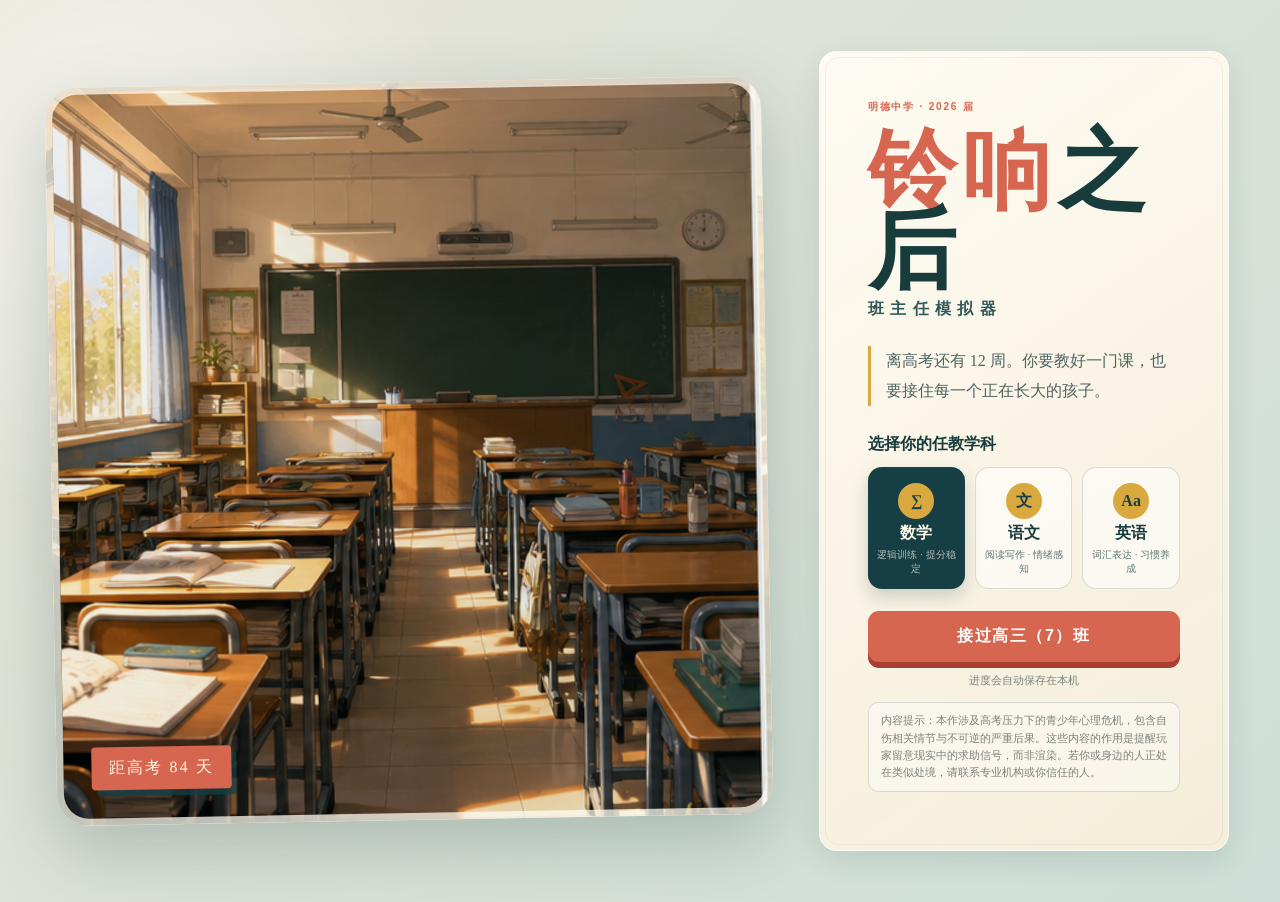
<file: index.html>
<!doctype html>
<html lang="zh-CN">
<head>
  <meta charset="UTF-8">
  <meta name="viewport" content="width=device-width, initial-scale=1, minimum-scale=1, maximum-scale=1, user-scalable=no, viewport-fit=cover">
  <meta name="mobile-web-app-capable" content="yes">
  <meta name="apple-mobile-web-app-capable" content="yes">
  <meta name="apple-mobile-web-app-status-bar-style" content="default">
  <meta name="theme-color" content="#123c43">
  <meta name="description" content="《铃响之后》——一款关于教学、陪伴与高考的班主任模拟器。">
  <link rel="icon" href="data:image/svg+xml,%3Csvg xmlns='http://www.w3.org/2000/svg' viewBox='0 0 64 64'%3E%3Cpath fill='%23153f44' d='M32 2 58 12l-5 38-21 12L11 50 6 12z'/%3E%3Cpath fill='%23f5cf69' d='M18 20h28v5H35v20h-6V25H18z'/%3E%3C/svg%3E">
  <title>铃响之后 · 班主任模拟器</title>
  <link rel="stylesheet" href="styles.css?v=20261019-dialog-scroll">
</head>
<body>
  <div id="app">
    <section id="startScreen" class="start-screen">
      <div class="start-art" aria-hidden="true"></div>
      <div class="start-panel paper-card">
        <div class="eyebrow">明德中学 · 2026 届</div>
        <h1><span>铃响</span>之后</h1>
        <p class="subtitle">班主任模拟器</p>
        <p class="start-copy">离高考还有 12 周。你要教好一门课，也要接住每一个正在长大的孩子。</p>
        <div class="subject-label">选择你的任教学科</div>
        <div class="subject-grid" role="radiogroup" aria-label="任教学科">
          <button class="subject-card active" data-subject="math" role="radio" aria-checked="true">
            <span class="subject-icon">∑</span><strong>数学</strong><small>逻辑训练 · 提分稳定</small>
          </button>
          <button class="subject-card" data-subject="chinese" role="radio" aria-checked="false">
            <span class="subject-icon">文</span><strong>语文</strong><small>阅读写作 · 情绪感知</small>
          </button>
          <button class="subject-card" data-subject="english" role="radio" aria-checked="false">
            <span class="subject-icon">Aa</span><strong>英语</strong><small>词汇表达 · 习惯养成</small>
          </button>
        </div>
        <button id="startBtn" class="primary-btn ink-btn">接过高三（7）班</button>
        <p class="save-note">进度会自动保存在本机</p>
        <p class="content-note">内容提示：本作涉及高考压力下的青少年心理危机，包含自伤相关情节与不可逆的严重后果。这些内容的作用是提醒玩家留意现实中的求助信号，而非渲染。若你或身边的人正处在类似处境，请联系专业机构或你信任的人。</p>
      </div>
    </section>

    <main id="gameScreen" class="game-shell hidden">
      <header class="topbar">
        <div class="brand-lockup">
          <div class="school-badge" aria-hidden="true"><span>明</span></div>
          <div><strong>高三（7）班</strong><small id="teacherLine">数学 · 班主任</small></div>
        </div>
        <div class="calendar-chip"><span id="weekLabel">第 1 周</span><small id="examCountdown">距月考 3 周</small></div>
        <div class="header-actions">
          <button id="medalBtn" class="icon-btn" title="执教纪念册" aria-label="打开执教纪念册"></button>
          <button id="soundBtn" class="icon-btn" title="音效" aria-label="切换音效"></button>
          <button id="helpBtn" class="icon-btn" title="玩法说明" aria-label="打开玩法说明"></button>
          <button id="resetBtn" class="icon-btn danger" title="重新开始" aria-label="重新开始"></button>
        </div>
      </header>

      <div class="main-grid">
        <aside class="left-rail">
          <section class="paper-card class-card">
            <div class="section-kicker">CLASS PULSE</div>
            <h2>班级状态</h2>
            <div id="classStats" class="class-stats"></div>
            <div class="rank-strip">
              <span>年级排名</span><strong id="classRank">— / 8</strong>
              <div class="rank-track"><i id="rankFill"></i></div>
            </div>
          </section>

          <section class="paper-card rival-card">
            <div class="section-head"><h2>年级八个班</h2><span>预估均分</span></div>
            <div id="rivalList"></div>
          </section>

          <section class="paper-card notebook-card">
            <div class="section-head"><h2>本周备忘</h2><span id="energyText">行动力 3/3</span></div>
            <div id="weeklyGoals"></div>
          </section>
        </aside>

        <section class="center-stage">
          <div class="scene-frame">
            <div id="sceneArt" class="scene-art scene-classroom"></div>
            <div class="scene-shade"></div>
            <div class="scene-topline">
              <span id="sceneLocation">高三（7）班教室</span>
              <span id="weatherText">周一 · 晴</span>
            </div>
            <div id="sceneNarration" class="scene-narration">
              <span class="quote-mark">“</span>
              <p>早读铃刚响，走廊里还带着清晨的凉意。今天，你准备先做什么？</p>
            </div>
            <div id="speakerPortrait" class="speaker-wrap hidden">
              <div class="portrait portrait-teacher"></div>
              <div class="speaker-name">你</div>
            </div>
          </div>

          <section class="tt-board paper-card">
            <div class="action-head">
              <div><span class="section-kicker">TIMETABLE</span><h2>这周的课表</h2></div>
              <span class="tt-hint">白天六节由教务处排 · 晚自习两节归你</span>
            </div>
            <div id="timetable"></div>
          </section>

          <section class="action-board paper-card">
            <div class="action-head">
              <div><span class="section-kicker">YOUR OWN TIME</span><h2>你自己的时间</h2></div>
              <div id="energyPips" class="energy-pips" aria-label="剩余行动力"></div>
            </div>
            <div id="actionGrid" class="action-grid"></div>
            <div class="look-head">不占时间的事</div>
            <div id="lookRow" class="look-row"></div>
            <button id="endWeekBtn" class="end-week-btn" disabled>还有行动力未使用</button>
          </section>

          <section class="paper-card log-card">
            <div class="section-head"><h2>班主任手记</h2><button id="clearLogBtn" class="text-btn">收起旧记录</button></div>
            <div id="eventLog" class="event-log"></div>
          </section>
        </section>

        <aside class="right-rail">
          <section class="paper-card student-panel">
            <div class="section-head"><div><span class="section-kicker">CLASS ROSTER</span><h2>需要你的人</h2></div><span id="studentCount">48 人</span></div>
            <div id="studentList" class="student-list"></div>
          </section>

          <section class="paper-card story-card">
            <div class="section-head"><h2>桌上的便签</h2><span id="storyProgress">空的</span></div>
            <div id="storyList" class="story-list"></div>
          </section>
        </aside>
      </div>
    </main>

    <div id="modalBackdrop" class="modal-backdrop hidden" role="presentation">
      <section id="modal" class="modal paper-card" role="dialog" aria-modal="true" aria-labelledby="modalTitle">
        <button id="modalClose" class="modal-close" aria-label="关闭">×</button>
        <div id="modalEyebrow" class="section-kicker">校园事件</div>
        <h2 id="modalTitle">标题</h2>
        <div id="modalScroll" class="modal-scroll">
          <div id="modalBody" class="modal-body"></div>
          <div id="modalChoices" class="modal-choices"></div>
        </div>
      </section>
    </div>

    <div id="toast" class="toast" role="status" aria-live="polite"></div>
  </div>
  <script src="game.js?v=20261019-dialog-scroll"></script>
</body>
</html>
</file>
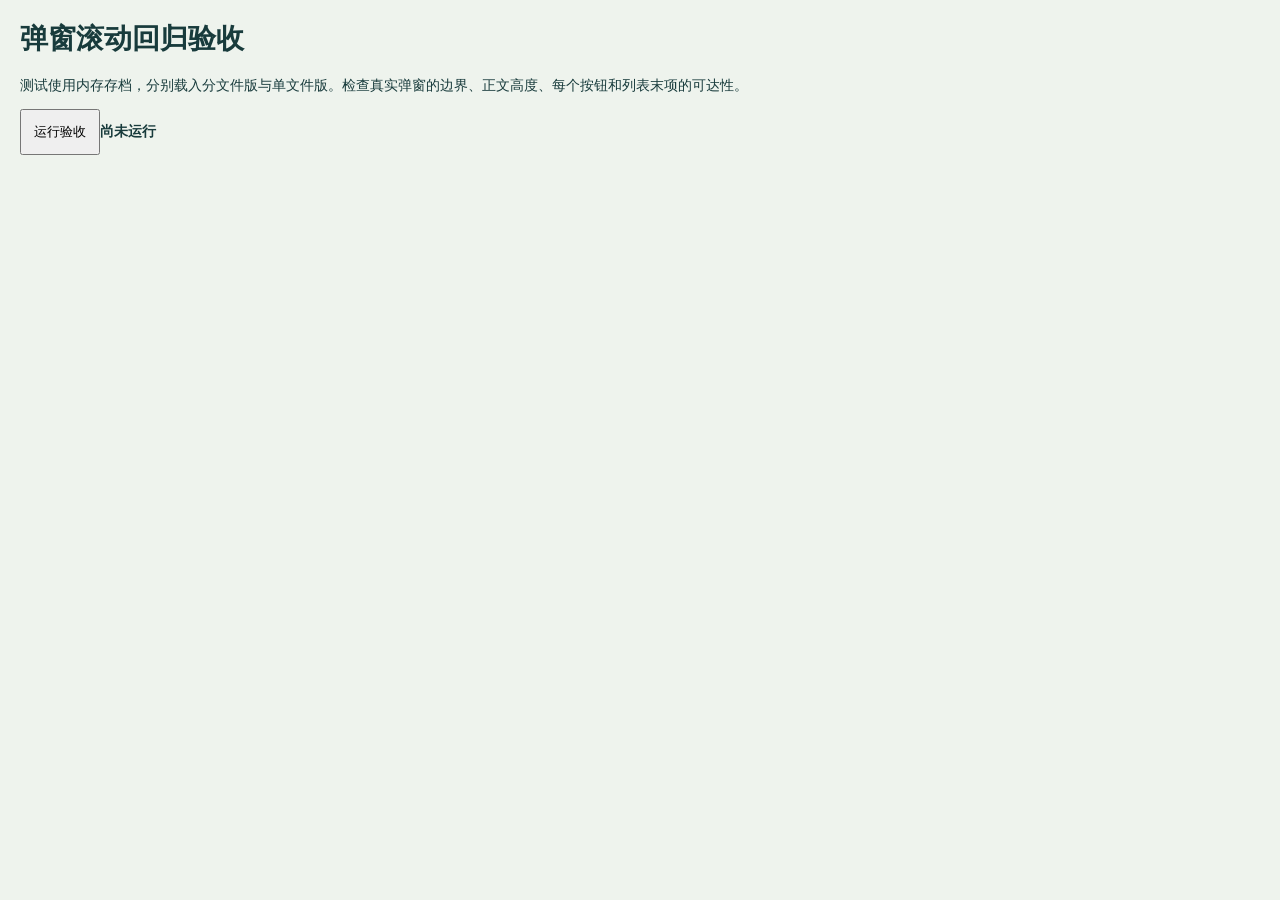
<file: tests/dialog-audit.html>
<!doctype html>
<html lang="zh-CN"><meta charset="utf-8"><title>弹窗滚动回归验收</title>
<style>body{font:14px system-ui;margin:20px;background:#eef3ed;color:#183b3c}button{padding:12px}iframe{display:block;border:1px solid #888;margin:16px 0}pre{white-space:pre-wrap}.fail{color:#a32222}</style>
<h1>弹窗滚动回归验收</h1>
<p>测试使用内存存档，分别载入分文件版与单文件版。检查真实弹窗的边界、正文高度、每个按钮和列表末项的可达性。</p>
<button id="run">运行验收</button><strong id="summary">尚未运行</strong>
<pre id="results"></pre><div id="stage"></div>
<script>
const sizes=[[320,568],[360,640],[390,844],[620,420],[800,360],[1024,408],[844,300],[1440,900]];
const isolatedStorage=`const localStorage=(()=>{const m=new Map();return {getItem:k=>m.get(k)||null,setItem:(k,v)=>m.set(k,String(v)),removeItem:k=>m.delete(k)}})();`;
const hooks=`
window.__qa={
  reset(){state=initialState('math');state.sound=false;pendingModalCallback=null;closeModal(false);document.querySelector('#startScreen').classList.add('hidden');document.querySelector('#gameScreen').classList.remove('hidden');render()},
  choices(){return [...document.querySelectorAll('#modalChoices button')]},
  rosterPick(){chooseTutor();this.choices().at(-1).click()},
  postPick(){showPosts();document.querySelector('[data-post]').click()},
  wishes(){keyStudents().forEach(s=>{s.lastScore=530;s.lastSub={chinese:105,math:110,english:105,science:210}});runWishes(()=>{})},
  scores(){active().forEach(s=>{s.lastScore=530;s.lastSub={chinese:105,math:110,english:105,science:210}});showExamSheet(scoreSheetHTML(active()),()=>{})},
  tutor:chooseTutor,talk:chooseTalk,parent:chooseParent,visit:doHomeVisit,posts:showPosts,roster:showRoster,seats:showSeats,help:showHelp,medals:showMedals,lesson:doLesson,meeting:doMeeting,prep:doStudy,journal:doJournal,
  homework(){state.looked=[];doLook(LOOKS[0]);document.querySelectorAll('[data-hw]').forEach(b=>b.click())},
  profile(){showStudent(active().at(-1))},
  portraitChoices(){this.visit();this.choices()[0].click()},
  longText(){openModal({title:'长正文与长选项',body:'<p>回归：长正文需要完整显示。</p>'.repeat(40),choices:Array.from({length:12},(_,i)=>({label:'选项 '+(i+1),hint:'较长的提示文字需要自然换行，且最后一项可以触达。'}))})},
  get state(){return state}
};`;
const tick=win=>new Promise(resolve=>win.requestAnimationFrame(()=>win.requestAnimationFrame(resolve)));
function assert(ok,msg){if(!ok)throw new Error(msg)}
// 只操作真正允许用户滚动的祖先，不能靠 overflow:hidden 的程序化滚动掩盖裁切。
function reveal(el,win){
  for(let p=el.parentElement;p;p=p.parentElement){
    const style=win.getComputedStyle(p);
    if(/auto|scroll/.test(style.overflowY))p.scrollTop+=el.getBoundingClientRect().top-p.getBoundingClientRect().top-(p.clientHeight-el.getBoundingClientRect().height)/2;
    if(/auto|scroll/.test(style.overflowX))p.scrollLeft+=el.getBoundingClientRect().left-p.getBoundingClientRect().left-(p.clientWidth-el.getBoundingClientRect().width)/2;
  }
}
function reachable(el,win){
  reveal(el,win);
  const r=el.getBoundingClientRect(),x=(r.left+r.right)/2,y=(r.top+r.bottom)/2;
  const hit=win.document.elementFromPoint(x,y);
  return x>=0&&x<win.innerWidth&&y>=0&&y<win.innerHeight&&!!hit&&(el===hit||el.contains(hit));
}
async function load(entry){
  const frame=document.createElement('iframe');frame.width=1024;frame.height=408;
  let html=await (await fetch('../'+entry,{cache:'no-store'})).text();
  if(entry==='index.html'){
    const js=await (await fetch('../game.js',{cache:'no-store'})).text();
    html=html.replace(/<script src="game\.js(?:\?[^"]*)?"><\/script>/,()=>'<script>'+isolatedStorage+js.replace(/\nboot\(\);\s*$/,'\nboot();\n'+hooks)+'<'+'/script>');
  }else{
    html=html.replace('<script>','<script>'+isolatedStorage).replace('\nboot();','\nboot();\n'+hooks);
  }
  html=html.replace('<head>','<head><base href="'+new URL('../',location.href).href+'">');
  const loaded=new Promise(resolve=>frame.onload=resolve);frame.srcdoc=html;document.querySelector('#stage').replaceChildren(frame);await loaded;
  assert(frame.contentWindow.__qa,'测试入口未就绪');return frame;
}
document.querySelector('#run').onclick=async()=>{
  const button=document.querySelector('#run'),out=document.querySelector('#results'),summary=document.querySelector('#summary');
  button.disabled=true;out.textContent='';let passed=0,failed=0;const details=[];
  const cases=['tutor','talk','parent','visit','rosterPick','posts','postPick','roster','seats','help','medals','lesson','meeting','prep','journal','homework','profile','portraitChoices','wishes','scores','longText'];
  try{
    for(const entry of ['index.html','铃响之后.html']){
      const frame=await load(entry),win=frame.contentWindow,doc=win.document,q=win.__qa;
      for(const [width,height]of sizes){
        frame.width=width;frame.height=height;await tick(win);
        for(const name of cases){
          const label=entry+' '+width+'×'+height+' '+name;
          try{
            q.reset();q[name]();await tick(win);
            const modal=doc.querySelector('#modal'),body=doc.querySelector('#modalBody'),r=modal.getBoundingClientRect();
            assert(r.top>=17&&r.bottom<=height-17,'弹窗越出安全边距 '+r.top+'/'+r.bottom);
            assert(body.clientHeight>0,'正文被压为 0 高');
            const targets=[...doc.querySelectorAll('#modal .choice-btn,#modal [data-pick],#modal [data-seat],#modal [data-post],#modal tbody tr:last-child')];
            assert(targets.length>0,'没有可验收目标');
            for(const el of targets)assert(reachable(el,win),'无法触达：'+el.textContent.trim().slice(0,45));
            // 重开弹窗必须回到顶部，不能沿用上一份名单的滚动位置。
            q[name]();assert(doc.querySelector('#modalScroll').scrollTop===0,'重开没有重置滚动');
            if(name==='rosterPick'){
              const rows=[...doc.querySelectorAll('[data-pick]')],last=rows.at(-1),id=last.dataset.pick;
              assert(rows.length===48,'花名册人数异常');assert(reachable(last,win),'第 48 人不可达');last.click();
              assert(doc.querySelector('#modalEyebrow').textContent==='辅导 · '+q.state.students.find(s=>s.id===id).name,'最后一名学生选择回调未执行');
            }
            if(name==='postPick'){
              const last=q.choices().at(-1),studentName=last.querySelector('strong').textContent.split(' · ')[0];
              assert(q.choices().length===10,'任命候选人数异常');reveal(last,win);last.click();
              assert(q.state.students.find(s=>s.id===q.state.posts.monitor).name===studentName,'最后一名候选人任命未执行');
            }
            if(name==='scores'&&width<=500){
              const sheet=doc.querySelector('.sheet-scroll');assert(sheet.scrollWidth>sheet.clientWidth,'成绩单没有横向滚动');
              sheet.scrollLeft=sheet.scrollWidth;assert(sheet.scrollLeft>0,'成绩单无法横向滚动');
            }
            passed++;
          }catch(e){failed++;details.push(label+'：'+e.message)}
          summary.textContent='通过 '+passed+' / 失败 '+failed;
        }
      }
    }
  }catch(e){failed++;details.push(e.stack)}
  out.textContent=details.length?details.join('\n'):'所有弹窗、选项、花名册末项和成绩单滚动检查通过。';
  summary.textContent='完成：通过 '+passed+' / 失败 '+failed;summary.dataset.passed=passed;summary.dataset.failed=failed;summary.className=failed?'fail':'';button.disabled=false;
};
</script></html>
</file>
<file: styles.css>
@font-face{font-family:system-cn;src:local("PingFang SC"),local("Microsoft YaHei")}
:root{
  --ink:#183b3c;--ink-2:#31595a;--paper:#f7f0df;--paper-2:#fffaf0;--cream:#efe2c6;
  --coral:#d6664f;--coral-dark:#a93f32;--gold:#d9a83f;--teal:#3f8581;--teal-dark:#153f44;
  --blue:#5c7ea4;--green:#6e8f65;--muted:#7c827b;--line:rgba(37,68,66,.16);
  --shadow:0 10px 28px rgba(24,59,60,.12);--radius:18px;
}
*{box-sizing:border-box}html,body{margin:0;min-height:100%;font-family:system-cn,"Noto Sans SC",sans-serif;color:var(--ink);background:#dce5dd}
body{background-image:radial-gradient(circle at 10% 20%,rgba(255,255,255,.65),transparent 25%),linear-gradient(135deg,#e9e5d7,#cddfd8)}
button{font:inherit;color:inherit}.hidden{display:none!important}.paper-card{background:linear-gradient(145deg,rgba(255,252,243,.97),rgba(245,237,216,.96));border:1px solid rgba(255,255,255,.75);box-shadow:var(--shadow);border-radius:var(--radius);position:relative}
.paper-card:after{content:"";position:absolute;inset:5px;border:1px solid rgba(43,75,73,.06);border-radius:14px;pointer-events:none}
.section-kicker,.eyebrow{font-size:10px;letter-spacing:.18em;color:var(--coral);font-weight:800}.section-head{display:flex;align-items:center;justify-content:space-between;gap:10px}.section-head h2{margin:0}.section-head>span{font-size:11px;color:var(--muted)}h2{font-family:Georgia,"STSong",serif;font-size:18px;letter-spacing:.04em}

/* Start */
.start-screen{min-height:100vh;display:grid;grid-template-columns:minmax(0,1.35fr) minmax(410px,.65fr);padding:clamp(16px,4vw,54px);gap:clamp(18px,4vw,58px);align-items:center;overflow:hidden;position:relative}
.start-art{height:min(82vh,820px);border-radius:32px;background-image:linear-gradient(90deg,rgba(12,51,54,.05),rgba(12,51,54,.25)),url("assets/campus-scenes-atlas.png");background-size:300% auto;background-position:0% 48%;box-shadow:0 25px 70px rgba(25,57,55,.24);border:7px solid rgba(255,252,242,.74);transform:rotate(-1deg);position:relative}
.start-art:after{content:"距高考 84 天";position:absolute;left:28px;bottom:28px;background:var(--coral);color:#fff9e9;padding:11px 17px;border-radius:4px;font-family:Georgia,"STSong",serif;letter-spacing:.14em;box-shadow:5px 6px 0 rgba(21,63,68,.76)}
.start-panel{padding:clamp(28px,4vw,48px);max-width:560px}.start-panel h1{font-family:Georgia,"STKaiti",serif;font-size:clamp(56px,7vw,88px);line-height:.9;margin:18px 0 8px;letter-spacing:.08em}.start-panel h1 span{color:var(--coral)}.subtitle{font-weight:800;letter-spacing:.4em;margin:0 0 26px;color:var(--ink-2)}.start-copy{font-family:Georgia,"STSong",serif;line-height:1.9;color:#4f6461;border-left:3px solid var(--gold);padding-left:15px}.subject-label{font-weight:800;margin:28px 0 12px}.subject-grid{display:grid;grid-template-columns:repeat(3,1fr);gap:10px}.subject-card{border:1px solid var(--line);background:rgba(255,255,255,.55);padding:15px 8px 12px;border-radius:14px;cursor:pointer;transition:.2s;display:flex;align-items:center;flex-direction:column;gap:4px}.subject-card:hover{transform:translateY(-2px);border-color:var(--teal)}.subject-card.active{background:var(--teal-dark);color:#fff8e7;box-shadow:0 8px 18px rgba(18,63,67,.2)}.subject-icon{width:36px;height:36px;border-radius:50%;display:grid;place-items:center;background:var(--gold);color:var(--teal-dark);font-family:Georgia,serif;font-weight:900}.subject-card small{font-size:10px;opacity:.68}.primary-btn{width:100%;margin-top:22px;border:0;border-radius:11px;padding:15px;background:var(--coral);color:white;font-weight:900;letter-spacing:.1em;cursor:pointer;box-shadow:0 6px 0 var(--coral-dark);transition:.15s}.primary-btn:hover{transform:translateY(-2px);box-shadow:0 8px 0 var(--coral-dark)}.primary-btn:active{transform:translateY(4px);box-shadow:0 2px 0 var(--coral-dark)}.save-note{text-align:center;font-size:11px;color:var(--muted);margin-bottom:0}

/* Game shell */
.game-shell{min-height:100vh}.topbar{height:72px;background:rgba(246,241,225,.92);backdrop-filter:blur(12px);border-bottom:1px solid var(--line);padding:0 24px;display:flex;align-items:center;justify-content:space-between;position:sticky;top:0;z-index:10;box-shadow:0 4px 20px rgba(23,61,61,.07)}.brand-lockup{display:flex;align-items:center;gap:11px}.brand-lockup>div:last-child{display:flex;flex-direction:column}.brand-lockup small{font-size:11px;color:var(--muted);margin-top:2px}.school-badge{width:40px;height:44px;background:var(--teal-dark);clip-path:polygon(50% 0,95% 17%,88% 78%,50% 100%,12% 78%,5% 17%);display:grid;place-items:center;color:#f5cf69;font-family:Georgia,"STSong",serif;font-weight:900;border:2px solid #f5cf69}.calendar-chip{background:white;border:1px solid var(--line);border-radius:50px;padding:8px 18px;display:flex;gap:12px;align-items:center}.calendar-chip span{font-weight:900}.calendar-chip small{color:var(--coral);border-left:1px solid var(--line);padding-left:12px}.header-actions{display:flex;gap:7px}.icon-btn{width:37px;height:37px;border:1px solid var(--line);background:#fffaf0;border-radius:10px;cursor:pointer;display:grid;place-items:center}.icon-btn:hover{border-color:var(--teal);background:#eef7f3}.icon-btn.danger:hover{border-color:var(--coral);background:#fff0eb}.icon-btn svg{width:19px;height:19px;stroke:currentColor;fill:none;stroke-width:1.8;stroke-linecap:round;stroke-linejoin:round}
.main-grid{display:grid;grid-template-columns:250px minmax(460px,1fr) 285px;gap:16px;padding:18px;max-width:1520px;margin:auto}.left-rail,.right-rail,.center-stage{display:flex;flex-direction:column;gap:15px}.left-rail .paper-card,.right-rail .paper-card,.log-card,.action-board{padding:17px}.class-card h2{margin:3px 0 15px}.class-stats{display:grid;gap:11px}.stat-row{display:grid;grid-template-columns:74px 1fr 27px;align-items:center;gap:8px;font-size:12px}.stat-label{display:flex;align-items:center;gap:6px}.stat-dot{width:8px;height:8px;border-radius:50%}.stat-track{height:8px;border-radius:10px;background:rgba(27,61,60,.1);overflow:hidden}.stat-track i{display:block;height:100%;border-radius:10px;transition:width .45s}.rank-strip{margin-top:18px;padding-top:15px;border-top:1px dashed var(--line);display:grid;grid-template-columns:1fr auto;gap:7px;font-size:11px}.rank-strip strong{font-size:16px}.rank-track{grid-column:1/-1;background:#ddd5c4;height:5px;border-radius:3px;overflow:hidden}.rank-track i{display:block;height:100%;background:var(--coral);transition:width .5s}.rival-card h2,.notebook-card h2,.student-panel h2,.story-card h2,.log-card h2{font-size:16px}.rival-item{display:grid;grid-template-columns:33px 1fr auto;align-items:center;gap:9px;padding:10px 0;border-bottom:1px dashed var(--line)}.rival-item:last-child{border:0}.rival-badge{width:30px;height:30px;border-radius:9px;display:grid;place-items:center;color:white;font-weight:900;font-size:12px}.rival-info{display:flex;flex-direction:column;font-size:12px}.rival-info small{color:var(--muted);font-size:10px}.rival-score{font-family:Georgia,serif;font-weight:900}.goal-row{display:flex;gap:9px;font-size:11px;line-height:1.45;margin-top:11px}.goal-check{flex:0 0 17px;width:17px;height:17px;border:1.5px solid var(--teal);border-radius:5px;display:grid;place-items:center;color:white}.goal-row.done .goal-check{background:var(--teal)}.goal-row.done{opacity:.58;text-decoration:line-through}

/* Scene */
.scene-frame{height:370px;border-radius:22px;overflow:hidden;position:relative;box-shadow:0 16px 38px rgba(19,51,50,.19);border:4px solid rgba(255,251,236,.88);background:#304b49}.scene-art{position:absolute;inset:0;background-image:url("assets/campus-scenes-atlas.png");background-size:300% auto;background-repeat:no-repeat;transition:background-position .5s,filter .4s,transform .7s}.scene-frame:hover .scene-art{transform:scale(1.015)}.scene-classroom{background-position:0% 44%}.scene-office{background-position:50% 46%}.scene-corridor{background-position:100% 48%}.scene-shade{position:absolute;inset:0;background:linear-gradient(90deg,rgba(10,35,38,.66),rgba(10,35,38,.05) 55%,rgba(10,35,38,.16)),linear-gradient(0deg,rgba(8,30,31,.6),transparent 42%)}.scene-topline{position:absolute;top:16px;left:18px;right:18px;display:flex;justify-content:space-between;color:white;font-size:11px;text-shadow:0 1px 4px #000}.scene-topline span{background:rgba(13,54,56,.6);backdrop-filter:blur(4px);padding:7px 10px;border-radius:8px}.scene-narration{position:absolute;left:25px;bottom:25px;width:min(62%,540px);color:white;display:flex;gap:10px;align-items:flex-start}.scene-narration p{margin:0;font-family:Georgia,"STSong",serif;font-size:18px;line-height:1.7;text-shadow:0 2px 8px #173738}.quote-mark{font:50px/1 Georgia;color:#f5c64f}.speaker-wrap{position:absolute;right:18px;bottom:0;width:195px;height:255px}.speaker-wrap .portrait{height:100%;width:100%;background-image:url("assets/characters-atlas.png");background-size:400% 200%;background-repeat:no-repeat;filter:drop-shadow(0 7px 9px rgba(0,0,0,.4))}.speaker-name{position:absolute;bottom:13px;left:50%;transform:translateX(-50%);padding:5px 13px;background:var(--coral);color:white;border-radius:15px;font-size:12px;font-weight:800}.portrait-teacher{background-position:0% 0%}.portrait-principal{background-position:33.333% 0%}.portrait-linxiaoyu{background-position:66.666% 0%}.portrait-zhouyang{background-position:100% 0%}.portrait-suqing{background-position:0% 100%}.portrait-chengmo{background-position:33.333% 100%}.portrait-xuhui{background-position:66.666% 100%}.portrait-luming{background-position:100% 100%}

/* Actions */
.action-board{padding:18px 20px}.action-head{display:flex;justify-content:space-between;align-items:center;margin-bottom:12px}.action-head h2{margin:2px 0 0}.energy-pips{display:flex;gap:7px}.energy-pip{width:22px;height:22px;background:var(--gold);clip-path:polygon(50% 0,90% 24%,90% 72%,50% 100%,10% 72%,10% 24%);transition:.25s}.energy-pip.used{background:#ccc4b2;transform:scale(.78)}.action-grid{display:grid;grid-template-columns:repeat(4,1fr);gap:10px}.action-card{min-height:112px;border:1px solid var(--line);background:rgba(255,255,255,.66);border-radius:14px;padding:12px;text-align:left;cursor:pointer;transition:.18s;position:relative;overflow:hidden}.action-card:hover:not(:disabled){transform:translateY(-3px);border-color:var(--teal);box-shadow:0 7px 15px rgba(19,63,63,.1)}.action-card:disabled{opacity:.45;cursor:not-allowed}.action-icon{width:34px;height:34px;border-radius:10px;display:grid;place-items:center;background:#dfece5;color:var(--teal-dark);margin-bottom:8px}.action-icon svg{width:21px;height:21px;stroke:currentColor;fill:none;stroke-width:1.8;stroke-linecap:round;stroke-linejoin:round}.action-card strong{font-size:13px;display:block}.action-card small{font-size:10px;color:var(--muted);line-height:1.35}.action-cost{position:absolute;right:9px;top:9px;border-radius:8px;background:var(--cream);font-size:9px;padding:3px 6px}.end-week-btn{width:100%;margin-top:11px;padding:11px;border:0;background:var(--teal-dark);color:white;border-radius:10px;font-weight:800;cursor:pointer}.end-week-btn:disabled{background:#b8b7ad;cursor:not-allowed}.log-card{min-height:120px}.text-btn{border:0;background:none;color:var(--teal);font-size:11px;cursor:pointer}.event-log{display:flex;flex-direction:column;gap:8px;margin-top:10px;max-height:150px;overflow:auto;padding-right:4px}.log-entry{display:grid;grid-template-columns:45px 1fr;gap:10px;font-size:11px;line-height:1.5}.log-time{color:var(--coral);font-weight:800}.log-entry p{margin:0;color:#4d6260}.log-entry:first-child p{font-weight:700;color:var(--ink)}

/* Students */
.student-list{display:flex;flex-direction:column;gap:8px;margin-top:12px}.student-item{display:grid;grid-template-columns:52px 1fr 24px;gap:9px;align-items:center;padding:8px;border-radius:13px;border:1px solid transparent;cursor:pointer;transition:.18s;background:rgba(255,255,255,.4)}.student-item:hover,.student-item.active{background:#fff;border-color:var(--line);transform:translateX(-2px)}.student-avatar{width:52px;height:57px;border-radius:12px;background-image:url("assets/characters-atlas.png");background-size:400% 200%;background-repeat:no-repeat;box-shadow:inset 0 0 0 2px rgba(255,255,255,.55)}.student-main{min-width:0}.student-name{display:flex;align-items:center;gap:5px;font-size:12px;font-weight:900}.student-tag{font-size:8px;background:var(--cream);padding:2px 5px;border-radius:5px;color:#6e614f}.student-metrics{display:grid;grid-template-columns:auto 1fr auto;align-items:center;gap:5px;font-size:9px;color:var(--muted);margin-top:6px}.mini-bar{height:4px;background:#ddd8cb;border-radius:4px;overflow:hidden}.mini-bar i{display:block;height:100%;background:var(--teal)}.student-alert{width:20px;height:20px;border-radius:50%;display:grid;place-items:center;background:#fff1d0;color:#b17621;font-size:11px;font-weight:900}.student-alert.ok{background:#e5f1e7;color:var(--green)}.story-list{margin-top:9px}.story-line{position:relative;padding:7px 0 7px 20px;font-size:11px;border-bottom:1px dashed var(--line)}.story-line:before{content:"";position:absolute;left:2px;top:11px;width:8px;height:8px;border-radius:50%;background:#ccc4b5;border:2px solid #f9f4e7}.story-line.active:before{background:var(--gold)}.story-line.done:before{background:var(--teal)}.story-line strong{display:block}.story-line small{color:var(--muted)}

/* Modal */
.modal-backdrop{position:fixed;inset:0;background:rgba(12,37,39,.72);backdrop-filter:blur(6px);z-index:100;display:grid;place-items:center;padding:18px}.modal{width:min(620px,100%);max-height:90vh;overflow:auto;padding:30px}.modal-close{position:absolute;right:15px;top:12px;border:0;background:none;font-size:28px;color:var(--muted);cursor:pointer;z-index:2}.modal h2{font-size:28px;margin:7px 0 13px}.modal-body{color:#4c615e;line-height:1.75;font-size:14px}.modal-body p{margin:8px 0}.event-scene{display:grid;grid-template-columns:112px 1fr;gap:16px;align-items:center;margin:10px 0 18px}.event-portrait{width:112px;height:135px;border-radius:16px;background-image:url("assets/characters-atlas.png");background-size:400% 200%;background-repeat:no-repeat;box-shadow:0 7px 16px rgba(22,56,55,.16)}.dialogue{background:#f0eadc;border-left:3px solid var(--coral);padding:12px 14px;border-radius:3px 12px 12px 3px;font-family:Georgia,"STSong",serif}.modal-choices{display:grid;gap:8px;margin-top:18px}.choice-btn{padding:13px 15px;background:#fff;border:1px solid var(--line);border-radius:11px;cursor:pointer;text-align:left;transition:.16s}.choice-btn:hover{border-color:var(--teal);background:#eef7f3;transform:translateX(3px)}.choice-btn strong{display:block;font-size:13px}.choice-btn small{display:block;color:var(--muted);margin-top:3px}.result-grid{display:grid;grid-template-columns:repeat(3,1fr);gap:10px;margin:16px 0}.result-cell{background:#f0eadc;padding:12px;border-radius:12px;text-align:center}.result-cell strong{font-size:22px;display:block}.result-cell small{font-size:10px;color:var(--muted)}.score-table{width:100%;border-collapse:collapse;margin:10px 0}.score-table td,.score-table th{border-bottom:1px solid var(--line);padding:9px;text-align:left;font-size:12px}.score-table th{color:var(--muted);font-weight:500}.ending-stamp{border:3px double var(--coral);color:var(--coral);font-family:Georgia,"STSong",serif;font-size:20px;padding:9px 15px;transform:rotate(-3deg);display:inline-block;margin:10px 0}.toast{position:fixed;left:50%;bottom:25px;transform:translate(-50%,30px);background:var(--teal-dark);color:white;padding:11px 18px;border-radius:30px;box-shadow:var(--shadow);z-index:200;opacity:0;pointer-events:none;transition:.25s;font-size:12px}.toast.show{opacity:1;transform:translate(-50%,0)}

@media(max-width:1120px){.main-grid{grid-template-columns:220px 1fr}.right-rail{grid-column:1/-1;display:grid;grid-template-columns:1.3fr .7fr}.student-list{display:grid;grid-template-columns:repeat(5,1fr)}.student-item{grid-template-columns:48px 1fr}.student-alert{display:none}.student-avatar{width:48px}.story-card{min-width:260px}}
@media(max-width:800px){.start-screen{grid-template-columns:1fr;padding:14px}.start-art{height:35vh;min-height:250px}.start-panel{margin-top:-52px;margin-inline:12px}.topbar{height:65px;padding:0 12px}.calendar-chip{padding:7px 10px}.calendar-chip small{display:none}.header-actions .icon-btn:first-child{display:none}.main-grid{display:flex;flex-direction:column;padding:10px}.center-stage{order:1}.left-rail{order:2;display:grid;grid-template-columns:1fr 1fr}.right-rail{order:3;display:flex}.class-card{grid-row:span 2}.student-list{grid-template-columns:repeat(2,1fr)}.scene-frame{height:330px}.action-grid{grid-template-columns:repeat(2,1fr)}.action-card{min-height:96px}.scene-narration{width:75%;left:16px;bottom:18px}.scene-narration p{font-size:15px}.speaker-wrap{width:140px;height:195px;opacity:.88}.brand-lockup strong{font-size:13px}.school-badge{width:34px;height:38px}}
@media(max-width:500px){.start-panel{padding:24px 18px}.start-panel h1{font-size:54px}.subject-grid{gap:6px}.subject-card{padding:11px 4px}.subject-card small{display:none}.start-art{height:32vh}.left-rail{display:flex}.scene-frame{height:300px}.scene-topline{top:9px;left:9px;right:9px}.scene-narration{width:88%}.speaker-wrap{display:none}.student-list{grid-template-columns:1fr 1fr}.student-item{grid-template-columns:43px 1fr;padding:6px}.student-avatar{width:43px;height:48px}.header-actions{gap:4px}.icon-btn{width:33px;height:33px}.action-board{padding:15px}.modal{padding:25px 18px}.event-scene{grid-template-columns:82px 1fr}.event-portrait{width:82px;height:104px}.result-grid{grid-template-columns:1fr 1fr}.right-rail{display:flex}}
@media(prefers-reduced-motion:reduce){*{scroll-behavior:auto!important;transition:none!important}}

/* ── 后果链 / 崩溃退场 相关样式 ───────────────────────────── */
.result-grid{grid-template-columns:repeat(auto-fit,minmax(96px,1fr))}
.story-line.broken:before{background:#c0392b;border-color:#f4dcd7}
.story-line.broken strong{text-decoration:line-through;text-decoration-color:rgba(192,57,43,.5)}
.student-item.is-out{cursor:default;pointer-events:none}
.student-item.is-out:hover{transform:none;background:rgba(255,255,255,.4);border-color:transparent}
.student-alert{transition:.2s}
.cost-note{border-top:1px dashed var(--line);padding-top:9px;margin-top:12px!important;font-style:italic}
.action-card .action-cost{font-variant-numeric:tabular-nums}


/* ── 全班花名册 / 首字母头像 ───────────────────────────── */
.avatar-initial{display:grid;place-items:center;font-family:Georgia,"STSong",serif;font-size:21px;font-weight:900;
  color:#fffdf6;background:hsl(var(--hue) 26% 46%);text-shadow:0 1px 2px rgba(0,0,0,.22);
  box-shadow:inset 0 0 0 2px rgba(255,255,255,.5)}
.avatar-gone{display:grid;place-items:center;color:#b6ac9c;background:#e8e2d5;font-size:18px}
.event-portrait.avatar-initial{font-size:46px;border-radius:16px}
.student-item.has-story{background:#fff;border-color:var(--gold);box-shadow:0 3px 10px rgba(199,150,45,.18)}
.student-item.has-story .student-tag{background:var(--gold);color:#fffdf5}
.roster-btn{width:100%;margin-top:9px;padding:9px;border:1px dashed var(--line);border-radius:11px;
  background:rgba(255,255,255,.35);color:var(--muted);font-size:11px;cursor:pointer;transition:.16s;font-family:inherit}
.roster-btn:hover{border-color:var(--teal);color:var(--teal);background:#fff}
.roster-table td,.roster-table th{padding:7px 8px;font-size:11px}
.roster-table tbody tr:hover{background:#f2f7f4}


/* ── 心理危机预警 ─────────────────────────────────────── */
.warning-signs{background:#fbf1ec;border-left:3px solid #c0392b;border-radius:3px 12px 12px 3px;
  padding:11px 14px;margin:12px 0;font-size:13px}
.warning-signs ul{margin:6px 0 0;padding-left:19px}
.warning-signs li{margin:3px 0;color:#8a4235}
.content-note{margin-top:14px;padding:9px 12px;border:1px solid var(--line);border-radius:10px;
  background:rgba(255,255,255,.4);color:var(--muted);font-size:10.5px;line-height:1.65}


/* ── 选择反馈面板 ─────────────────────────────────────── */
.delta-box{margin:14px 0 4px;padding:12px 14px;background:#f2f6f3;border-radius:12px;border:1px solid var(--line)}
.delta-row{display:flex;flex-wrap:wrap;align-items:center;gap:6px;margin:5px 0;font-size:12px}
.delta-row b{min-width:62px;color:var(--muted);font-weight:700}
.delta-chip{display:inline-block;padding:3px 9px;border-radius:20px;font-size:11px;font-weight:800;
  font-variant-numeric:tabular-nums;letter-spacing:.2px}
.delta-chip.up{background:#e2efe4;color:#3d6b46}
.delta-chip.down{background:#f6e3de;color:#a4483a}
.echo-note{margin-top:12px!important;padding-top:10px;border-top:1px solid var(--line);
  font-family:Georgia,"STSong",serif;font-size:12.5px;color:#7a6f5f;line-height:1.8}


/* ── 本周小结 ─────────────────────────────────────────── */
.report-block{margin:13px 0;padding:12px 14px;background:#f7f3e9;border-radius:12px;border:1px solid var(--line)}
.report-label{font-size:9.5px;letter-spacing:1.6px;text-transform:uppercase;color:var(--muted);margin-bottom:8px;font-weight:800}
.act-list{display:flex;flex-wrap:wrap;gap:6px}
.act-chip{padding:4px 11px;background:var(--teal);color:#fffdf6;border-radius:20px;font-size:11px;font-weight:700}
.report-mini{margin-top:8px;font-size:11.5px;color:var(--muted);font-variant-numeric:tabular-nums}
.report-list{margin:0;padding-left:18px;font-size:12.5px;line-height:1.85}
.report-list li{margin:2px 0}
.delta-chip.flat{background:#eee9dd;color:#8b8375}


/* ── 分科成绩 ─────────────────────────────────────────── */
.subj-grid{display:grid;grid-template-columns:repeat(auto-fit,minmax(88px,1fr));gap:8px}
.subj-cell{background:#fff;border:1px solid var(--line);border-radius:11px;padding:9px 8px;text-align:center}
.subj-cell.mine{border-color:var(--teal);background:#eef7f3}
.subj-cell small{display:block;font-size:9.5px;color:var(--muted);margin-bottom:3px}
.subj-cell strong{display:block;font-size:19px;font-variant-numeric:tabular-nums}
.subj-cell em{display:block;font-size:9px;color:var(--muted);font-style:normal;margin-top:2px}
.sheet-table td,.sheet-table th{padding:6px 7px;font-size:11px;text-align:center;font-variant-numeric:tabular-nums}
.sheet-table td:nth-child(2),.sheet-table th:nth-child(2){text-align:left}
.sheet-table td.weak{color:#a4483a;font-weight:800}
.sheet-table tbody tr:hover{background:#f2f7f4}
.full-sheet{margin-top:6px}


/* ── 年级八个班 ───────────────────────────────────────── */
.rival-card .rival-item{padding:5px 0}
.rival-item.is-mine{background:#eef7f3;border-radius:9px;padding:5px 7px;margin:1px -7px;
  box-shadow:inset 0 0 0 1px rgba(63,133,129,.28)}
.rival-item.is-mine .rival-info b{color:var(--teal-dark)}


/* ── 桌上的便签 ───────────────────────────────────────── */
.story-list{margin-top:10px;display:grid;gap:9px}
.desknote{position:relative;background:#fdf6d8;border-radius:3px;padding:11px 12px 10px;
  box-shadow:0 2px 7px rgba(60,50,25,.16);transform:rotate(-.5deg);border:1px solid rgba(160,140,80,.22)}
.desknote:nth-child(even){transform:rotate(.6deg);background:#fbf1e4}
.desknote:nth-child(3n){transform:rotate(-1deg);background:#f4f6e2}
.note-pin{position:absolute;right:9px;top:-4px;width:9px;height:9px;border-radius:50%;
  background:var(--coral);box-shadow:0 1px 3px rgba(0,0,0,.28)}
.desknote strong{display:block;font-size:12.5px;letter-spacing:.4px}
.note-thread{display:block;font-family:Georgia,"STSong",serif;font-size:11.5px;color:#6d5f45;margin:2px 0 4px}
.desknote small{display:block;font-size:10px;color:#948468}
.desknote.closed{background:#eef1e8;opacity:.72}
.desknote.closed .note-pin{background:var(--teal)}
.desknote.left,.desknote.gone{background:#efeae2;opacity:.5;transform:rotate(0)}
.desknote.left .note-pin,.desknote.gone .note-pin{background:#a89f90}
.desknote.gone strong{text-decoration:line-through;text-decoration-color:rgba(160,60,45,.45)}
.note-empty{padding:16px 12px;text-align:center;font-size:11px;color:var(--muted);line-height:1.9;
  border:1px dashed var(--line);border-radius:11px}


/* ── 不占时间的事 ─────────────────────────────────────── */
.look-head{margin:16px 0 8px;font-size:9.5px;letter-spacing:1.6px;text-transform:uppercase;
  color:var(--muted);font-weight:800}
.look-row{display:grid;grid-template-columns:repeat(3,1fr);gap:8px}
.look-btn{padding:9px 10px;border:1px dashed var(--line);border-radius:11px;background:rgba(255,255,255,.4);
  cursor:pointer;text-align:left;transition:.16s;font-family:inherit}
.look-btn:hover:not(:disabled){border-style:solid;border-color:var(--teal);background:#fff}
.look-btn:disabled{opacity:.42;cursor:default}
.look-btn strong{display:block;font-size:11.5px}
.look-btn small{display:block;font-size:9.5px;color:var(--muted);margin-top:2px}
@media(max-width:500px){.look-row{grid-template-columns:1fr}}


/* ── 周课表 ───────────────────────────────────────────── */
.tt-board{margin-bottom:16px}
.tt-hint{font-size:10px;color:var(--muted)}
.tt-grid{display:grid;grid-template-columns:34px repeat(5,1fr);gap:4px;margin-top:12px}
.tt-corner{}
.tt-day{text-align:center;font-size:10px;color:var(--muted);font-weight:800;padding-bottom:2px}
.tt-num{display:grid;place-items:center;font-size:9.5px;color:var(--muted);font-variant-numeric:tabular-nums}
.tt-num.night{color:var(--coral);font-weight:800}
.tt-cell{position:relative;height:30px;display:grid;place-items:center;border-radius:8px;
  font-size:12px;font-weight:800;color:#fffdf6;background:var(--c);opacity:.82;
  border:1.5px solid transparent;transition:.14s;font-family:Georgia,"STSong",serif}
.tt-cell.mine{opacity:1;box-shadow:inset 0 0 0 1.5px rgba(255,255,255,.6)}
.tt-cell.can-seize{cursor:pointer}
.tt-cell.can-seize:hover{opacity:1;transform:translateY(-1px);border-color:#fffdf6;
  box-shadow:0 3px 8px rgba(30,60,58,.28)}
.tt-cell.seized{opacity:1;border-color:#f5cf69;box-shadow:0 0 0 1.5px rgba(245,207,105,.55)}
.tt-cell.seized:after{content:"占";position:absolute;right:-3px;top:-5px;font-size:8px;
  background:#f5cf69;color:#5a4718;border-radius:4px;padding:0 3px}
.tt-cell.night{cursor:pointer;height:32px;border-radius:9px}
.tt-cell.night:hover{opacity:1;transform:translateY(-1px);border-color:#fffdf6}
.tt-foot{margin-top:11px;display:flex;flex-wrap:wrap;gap:9px;align-items:center;justify-content:space-between}
.tt-legend{font-size:10.5px;color:var(--muted)}
.tt-legend b{color:var(--coral)}
.tt-presets{display:flex;flex-wrap:wrap;gap:5px}
.tt-preset{padding:5px 10px;border:1px solid var(--line);border-radius:16px;background:rgba(255,255,255,.5);
  font-size:10px;cursor:pointer;transition:.15s;font-family:inherit;color:var(--muted)}
.tt-preset:hover{border-color:var(--teal);color:var(--teal);background:#fff}
@media(max-width:500px){.tt-grid{grid-template-columns:26px repeat(5,1fr);gap:3px}
  .tt-cell{height:26px;font-size:10.5px}.tt-cell.night{height:28px}}


/* ── 周记本 / 座位表 ──────────────────────────────────── */
.look-row{grid-template-columns:repeat(5,1fr)}
.journal{background:#fdfaf0;border:1px solid var(--line);border-radius:4px;padding:15px 17px;
  background-image:repeating-linear-gradient(transparent,transparent 25px,rgba(140,160,175,.16) 26px);
  font-family:Georgia,"STSong",serif;line-height:26px;position:relative}
.journal p{margin:0;font-size:14px;color:#3f4a52}
.journal-mood{position:absolute;right:12px;top:8px;font-size:9px;letter-spacing:1px;
  color:#a4988a;border:1px solid var(--line);border-radius:10px;padding:1px 7px;background:#fff}
.journal-sign{margin-top:10px;text-align:right;font-size:11px;color:var(--muted)}
.seat-wrap{max-height:46vh;overflow:auto;display:grid;gap:5px;margin-top:10px}
.seat-row{display:grid;grid-template-columns:22px 1fr 1fr 52px;gap:5px;align-items:center}
.seat-no{font-size:9px;color:var(--muted);text-align:center}
.seat-name{padding:6px 8px;border:1px solid var(--line);border-radius:9px;background:#fff;
  cursor:pointer;text-align:left;font-family:inherit;font-size:11.5px;font-weight:700;transition:.14s}
.seat-name small{display:block;font-size:9px;color:var(--muted);font-weight:400;font-variant-numeric:tabular-nums}
.seat-name:hover:not(:disabled){border-color:var(--teal);background:#eef7f3}
.seat-name.picked{border-color:var(--gold);background:#fdf6e0;box-shadow:0 0 0 1px var(--gold)}
.seat-name.out,.seat-name.empty{opacity:.4;cursor:default;display:block;color:var(--muted)}
.chem{font-size:9px;text-align:center;color:var(--muted)}
.chem.good{color:var(--green);font-weight:800}
.chem.ok{color:var(--teal);font-weight:700}
.chem.bad{color:#a4483a;font-weight:800}
@media(max-width:900px){.look-row{grid-template-columns:repeat(3,1fr)}}
@media(max-width:500px){.look-row{grid-template-columns:1fr 1fr}}


/* ── 志愿表 ───────────────────────────────────────────── */
.wish-info{background:#f4f0e4;border:1px solid var(--line);border-radius:12px;padding:12px 14px;
  margin:12px 0;font-size:12.5px;line-height:2}
.wish-info b{font-variant-numeric:tabular-nums}


/* ══════════════════════════════════════════════════════════════
   移动端适配层（放在最后，覆盖上面的断点）
   ════════════════════════════════════════════════════════════ */

/* ── 禁止缩放与误触 ─────────────────────────────────────── */
/* manipulation 只关掉双击放大，双指捏合照样能缩；而且 touch-action 不继承，
   写在 body 上对里面的 div/p 一点用都没有。只允许平移，不允许 pinch，得每个元素都上。*/
*,*::before,*::after{touch-action:pan-x pan-y}
html,body{touch-action:pan-x pan-y;overscroll-behavior:none}
html{-webkit-text-size-adjust:100%;text-size-adjust:100%}
body{-webkit-tap-highlight-color:transparent}
button,.student-item,.tt-cell,.desknote,.rival-item,[data-row],[data-student]{
  -webkit-touch-callout:none;-webkit-user-select:none;user-select:none}
.modal-scroll,.modal-body,.event-log,.seat-wrap,.scroll-box{-webkit-user-select:text;user-select:text}

/* ── 动态视口高度（地址栏收起时不跳动） ──────────────────── */
.start-screen,.game-shell{min-height:100svh}

/* ── 安全区（刘海 / 底部横条） ───────────────────────────── */
.topbar{height:auto;min-height:72px;
  padding-top:env(safe-area-inset-top,0px);
  padding-left:max(24px,env(safe-area-inset-left,0px));
  padding-right:max(24px,env(safe-area-inset-right,0px))}
.main-grid{padding-bottom:calc(18px + env(safe-area-inset-bottom,0px));
  padding-left:max(18px,env(safe-area-inset-left,0px));
  padding-right:max(18px,env(safe-area-inset-right,0px))}
.toast{bottom:calc(25px + env(safe-area-inset-bottom,0px));
  max-width:calc(100vw - 40px);text-align:center;line-height:1.5}
.modal-backdrop{grid-template-columns:minmax(0,1fr);grid-template-rows:minmax(0,1fr);
  padding-top:max(18px,env(safe-area-inset-top,0px));
  padding-bottom:max(18px,env(safe-area-inset-bottom,0px));
  padding-left:max(14px,env(safe-area-inset-left,0px));
  padding-right:max(14px,env(safe-area-inset-right,0px))}
.start-screen{padding-top:max(clamp(16px,4vw,54px),env(safe-area-inset-top,0px));
  padding-bottom:max(clamp(16px,4vw,54px),env(safe-area-inset-bottom,0px))}

/* 标题固定，正文和选项共用滚动区；长名单不能留在不可收缩的固定按钮区。 */
.modal{display:flex;flex-direction:column;overflow:hidden;min-height:0;min-width:0;
  max-height:min(90vh,940px,100%);max-height:min(90dvh,940px,100%)}
.modal>#modalEyebrow,.modal>h2{flex:none}
.modal-scroll{flex:0 1 auto;min-height:0;overflow:auto;overscroll-behavior:contain;
  -webkit-overflow-scrolling:touch;padding-right:6px;scrollbar-width:thin}
.modal-choices{position:relative;margin-top:14px}
.modal-choices:before{content:none}
.scroll-box{max-height:46vh;overflow:auto;overscroll-behavior:contain}

/* ── 结局录取表：窄屏改成卡片，别把句子压成一列 ───────────── */
@media(max-width:620px){
  .admit-table,.admit-table tbody,.admit-table tr,.admit-table td{display:block;width:100%}
  .admit-table thead{display:none}
  .admit-table{border-collapse:separate}
  .admit-table tr{background:#fffdf7;border:1px solid var(--line);border-radius:13px;
    padding:11px 13px;margin-bottom:10px}
  .admit-table td{border:0;padding:4px 0;font-size:12.5px;line-height:1.7}
  .admit-table td[data-l]:before{content:attr(data-l);display:block;font-size:9px;
    letter-spacing:1.5px;color:var(--muted);font-weight:800;margin-bottom:2px}
  .admit-table td:first-child{font-size:15px;padding-bottom:6px;
    border-bottom:1px dashed var(--line);margin-bottom:4px}
  .admit-table td:first-child:before{display:none}
  .scroll-box{max-height:none;overflow:visible}
  .seat-wrap{max-height:none;overflow:visible}
}

/* ── 触摸设备：去掉悬停位移，改成按下反馈 ────────────────── */
@media(hover:none){
  .action-card:hover:not(:disabled),.choice-btn:hover,.student-item:hover,.subject-card:hover,
  .look-btn:hover:not(:disabled),.seat-name:hover:not(:disabled),.primary-btn:hover,
  .tt-cell.can-seize:hover,.tt-cell.night:hover,.scene-frame:hover .scene-art,
  .roster-btn:hover,.tt-preset:hover,.icon-btn:hover{transform:none}
  .action-card:active:not(:disabled),.look-btn:active:not(:disabled),
  .seat-name:active:not(:disabled),.roster-btn:active,.tt-preset:active{
    transform:scale(.98);border-color:var(--teal);background:#eef7f3}
  .choice-btn:active{transform:scale(.98);border-color:var(--teal);background:#eef7f3}
  .student-item:active{background:#fff;border-color:var(--line)}
  .subject-card:active{border-color:var(--teal)}
  .primary-btn:active{transform:translateY(4px);box-shadow:0 2px 0 var(--coral-dark)}
  .icon-btn:active{background:#eef7f3;border-color:var(--teal)}
}

/* ── 手机：点击热区做到 40px 以上 ─────────────────────────── */
@media(max-width:800px){
  .topbar{min-height:62px;
    padding-left:max(12px,env(safe-area-inset-left,0px));
    padding-right:max(12px,env(safe-area-inset-right,0px))}
  .main-grid{padding-bottom:calc(10px + env(safe-area-inset-bottom,0px));
    padding-left:max(10px,env(safe-area-inset-left,0px));
    padding-right:max(10px,env(safe-area-inset-right,0px))}
  .header-actions .icon-btn:first-child{display:grid}   /* 找回被藏掉的静音键 */
  .header-actions{gap:6px}
  .icon-btn{width:42px;height:42px}
  .icon-btn svg{width:20px;height:20px}
  .modal{max-height:min(92dvh,940px,100%);padding:24px 18px 18px}
  .modal-close{width:44px;height:44px;right:6px;top:4px;display:grid;place-items:center;font-size:26px;line-height:1}
  .modal h2{font-size:24px;padding-right:44px}
  .choice-btn{padding:15px 16px}
  .choice-btn strong{font-size:14px}
  .roster-btn{padding:13px;font-size:12px}
  .look-btn{padding:12px 11px}
  .look-btn strong{font-size:12.5px}
  .text-btn{padding:7px 2px;min-height:34px;font-size:12px}
  .tt-preset{padding:9px 13px;font-size:11px}
  .tt-cell{height:34px;font-size:13px}
  .tt-cell.night{height:36px}
  .end-week-btn{padding:15px;font-size:14px}
  .event-log{max-height:none}
  .desknote{padding:13px 13px 12px}
}
@media(max-width:500px){
  .icon-btn{width:40px;height:40px}
  .calendar-chip{padding:8px 13px}
  .tt-grid{grid-template-columns:24px repeat(5,1fr);gap:3px}
  .tt-cell{height:32px;font-size:12px}
  .tt-cell.night{height:34px}
  .modal{padding:22px 15px 15px}
  .modal h2{font-size:22px}
  .result-grid{grid-template-columns:repeat(auto-fit,minmax(84px,1fr))}
  .subj-grid{grid-template-columns:repeat(2,1fr)}
  .score-table td,.score-table th{padding:7px 5px}
  .start-panel h1{font-size:clamp(44px,13vw,54px)}
}
/* 极窄机型（iPhone SE / 安卓小屏） */
@media(max-width:360px){
  .action-grid{grid-template-columns:1fr 1fr;gap:8px}
  .action-card{min-height:88px;padding:10px}
  .action-card small{font-size:9.5px}
  .student-list{grid-template-columns:1fr}
  .look-row{grid-template-columns:1fr}
  .tt-grid{grid-template-columns:22px repeat(5,1fr);gap:2px}
  .tt-cell{height:30px;font-size:11px}
  .brand-lockup small{display:none}
}

/* ── 手机横屏：别让场景图吃掉整个屏 ───────────────────────── */
@media(orientation:landscape) and (max-height:540px){
  .start-screen{grid-template-columns:1fr;min-height:auto;padding:12px}
  .start-art{display:none}
  .start-panel{margin-top:0;max-width:none}
  .start-panel h1{font-size:40px;margin:8px 0 4px}
  .start-copy{line-height:1.6}
  .scene-frame{height:190px}
  .scene-narration p{font-size:14px;line-height:1.5}
  .speaker-wrap{display:none}
  .modal{max-height:min(94dvh,940px,100%);padding:16px 18px 14px}
  .modal h2{font-size:20px;margin:4px 0 8px}
  .event-scene{grid-template-columns:70px 1fr}
  .event-portrait{width:70px;height:88px}
}

/* 全班成绩单 8 列，窄屏改成横向滚动，别把每列压成两个字 */
.sheet-scroll{overflow:auto;-webkit-overflow-scrolling:touch}
@media(max-width:620px){
  .sheet-scroll{max-height:none}
  .sheet-scroll .sheet-table{min-width:500px}
  .sheet-scroll:after{content:"← 左右滑动看完整成绩单";display:block;
    font-size:9.5px;color:var(--muted);text-align:right;padding:4px 2px 0;position:sticky;left:0}
}

/* ── 趣味性扩展：翻作业本 / 课间转一圈 / 执教纪念册 ─────────────── */
.hw-grid{display:grid;grid-template-columns:repeat(3,1fr);gap:9px;margin:12px 0}
.hw-book{position:relative;min-height:74px;padding:10px 9px;border-radius:4px 10px 10px 4px;cursor:pointer;text-align:left;
  background:linear-gradient(135deg,#fdf8ea,#f3e9d2);border:1px solid var(--line);border-left:4px solid #b9a97f;
  box-shadow:0 2px 5px rgba(24,59,60,.10);transition:.16s}
.hw-book:hover:not(:disabled){transform:translateY(-2px) rotate(-.6deg);border-left-color:var(--teal)}
.hw-book span{display:block;font-weight:800;font-size:12.5px}
.hw-book small{display:block;color:var(--muted);font-size:10px;margin-top:2px}
.hw-book.open{background:#fffdf6;border-left-color:var(--coral);cursor:default;grid-column:span 1}
.hw-book.open p{margin:4px 0 0;font-size:11px;line-height:1.6;color:#4c615e}
.spot-grid{display:grid;grid-template-columns:repeat(2,1fr);gap:9px;margin:12px 0}
.spot-btn{padding:12px 11px;border-radius:11px;cursor:pointer;text-align:left;
  background:rgba(255,255,255,.55);border:1px dashed var(--line);transition:.16s}
.spot-btn:hover:not(:disabled){border-style:solid;border-color:var(--teal);background:#fff}
.spot-btn span{display:block;font-weight:800;font-size:12.5px}
.spot-btn.open{background:#fffdf6;border-style:solid;border-color:var(--line);cursor:default}
.spot-btn.open p{margin:5px 0 0;font-size:11.5px;line-height:1.65;color:#4c615e}
.spot-btn:disabled:not(.open){opacity:.45}
.medal-grid{display:grid;grid-template-columns:repeat(2,1fr);gap:8px;margin:12px 0}
.medal-item{padding:10px 11px;border-radius:11px;background:#f0eadc;border:1px solid var(--line)}
.medal-item strong{display:block;font-size:12.5px;color:var(--ink)}
.medal-item small{display:block;font-size:10.5px;line-height:1.55;color:var(--muted);margin-top:3px}
.medal-item.locked{background:rgba(255,255,255,.35);border-style:dashed}
.medal-item.locked strong{color:var(--muted);letter-spacing:.2em}
.end-collect{display:flex;flex-wrap:wrap;gap:6px;margin-top:8px}
.end-chip{padding:4px 10px;border-radius:20px;font-size:11px;border:1px dashed var(--line);color:var(--muted)}
.end-chip.got{border-style:solid;border-color:var(--teal);background:#eef7f3;color:var(--teal-dark);font-weight:700}
@media (max-width:560px){
  .hw-grid{grid-template-columns:repeat(2,1fr)}
  .medal-grid{grid-template-columns:1fr}
}

/* ── 故事时钟:走到哪一章、停了多久,一眼看得见 ─────────────────── */
.story-clock{display:inline-flex;gap:4px;align-items:center;margin:0 2px;vertical-align:middle}
.story-clock i{width:9px;height:9px;border-radius:50%;border:1.5px solid var(--teal);opacity:.55}
.story-clock i.full{background:var(--teal);opacity:1}
.story-clock.closed i{border-color:var(--muted)}
.story-clock.closed i.full{background:var(--muted)}
.story-clock.left i,.story-clock.gone i{border-color:#a09384;opacity:.4}
.desknote.stalled .note-thread{color:#a4483a}
.desknote.stalled:after{content:"";position:absolute;right:10px;top:10px;width:7px;height:7px;border-radius:50%;background:#c99a4b;box-shadow:0 0 0 3px rgba(201,154,75,.18)}

/* ── 毕业纪念册:普通孩子的后日谈 ────────────────────────────── */
.epi-row{display:grid;grid-template-columns:64px 1fr;gap:4px 12px;padding:9px 2px;border-bottom:1px dashed var(--line);align-items:baseline}
.epi-row b{font-size:12.5px}
.epi-row span{font-size:10.5px;color:var(--muted);grid-column:1;grid-row:2}
.epi-row p{margin:0;grid-column:2;grid-row:1/3;font-size:12px;line-height:1.7;color:#4c615e}

/* ── 高考三日过场：全屏，压在所有弹窗之上 ───────────────────────── */
.cut{position:fixed;inset:0;z-index:300;display:flex;align-items:flex-start;justify-content:center;
  padding:clamp(16px,4vw,40px) clamp(14px,4vw,40px);overflow:auto;color:#f4ecd9;
  background:#0b2124;animation:cutFade .5s ease both}
@keyframes cutFade{from{opacity:0}to{opacity:1}}
.cut.hidden{display:none!important}
.cut-night{background:
  radial-gradient(120% 80% at 50% -10%,rgba(64,120,118,.34),transparent 60%),
  linear-gradient(170deg,#0d2a2d,#071819 70%)}
.cut-exam{background:
  radial-gradient(110% 70% at 50% 0%,rgba(245,207,105,.13),transparent 62%),
  linear-gradient(170deg,#12363a,#0a2124 78%)}
.cut-dusk{background:
  radial-gradient(120% 80% at 50% 105%,rgba(214,102,79,.3),transparent 60%),
  linear-gradient(190deg,#123236,#1b2c2b 60%,#33322a)}
.cut-grain{position:absolute;inset:0;pointer-events:none;opacity:.5;
  background:radial-gradient(circle at 20% 30%,rgba(255,255,255,.05),transparent 40%),
             radial-gradient(circle at 78% 72%,rgba(255,255,255,.04),transparent 42%)}
.cut-stage{position:relative;width:min(720px,100%);text-align:center;padding:8px 0 4px;margin:auto 0}
.cut-date{font-size:11px;letter-spacing:.34em;color:#e8bd63;font-weight:800;margin-bottom:14px;
  animation:cutUp .7s ease both}
.cut-title{font-family:Georgia,"STKaiti","STSong",serif;font-size:clamp(34px,6.4vw,52px);
  letter-spacing:.1em;margin:0 0 10px;color:#fdf6e6;text-shadow:0 4px 22px rgba(0,0,0,.45);
  animation:cutUp .8s .08s ease both}
.cut-sub{font-size:13px;letter-spacing:.16em;color:rgba(244,236,217,.62);margin-bottom:26px;
  animation:cutUp .8s .16s ease both}
.cut-sub em{font-style:normal;display:inline-block;margin-left:12px;padding-left:12px;
  border-left:1px solid rgba(244,236,217,.28)}
@keyframes cutUp{from{opacity:0;transform:translateY(12px)}to{opacity:1;transform:none}}

.cut-lines{display:flex;flex-direction:column;gap:12px;margin:22px auto 0;max-width:560px;min-height:96px}
.cut-line{margin:0;font-family:Georgia,"STSong",serif;font-size:clamp(15px,2.2vw,17.5px);line-height:1.95;
  color:rgba(247,240,224,.9);opacity:0;transform:translateY(10px);transition:opacity .8s,transform .8s}
.cut-line.in{opacity:1;transform:none}
.cut-line.cut-bell{color:#f5cf69;letter-spacing:.3em;font-weight:800}
.cut-note{display:inline-block;margin-top:2px;padding:6px 14px;border-radius:30px;font-family:system-cn,sans-serif;
  font-size:12px;letter-spacing:.06em;background:rgba(245,207,105,.13);color:#f0cf83;
  border:1px solid rgba(245,207,105,.3)}

.cut-choices{display:grid;gap:10px;margin:30px auto 0;max-width:520px}
.cut-choice,.cut-go{border:1px solid rgba(244,236,217,.22);background:rgba(255,252,242,.06);color:#f4ecd9;
  border-radius:12px;padding:14px 17px;text-align:left;cursor:pointer;transition:.18s;
  opacity:0;transform:translateY(10px)}
.cut-choice.in,.cut-go.in{opacity:1;transform:none}
.cut-choice:hover,.cut-go:hover{background:rgba(255,252,242,.13);border-color:#e8bd63;transform:translateX(3px)}
.cut-choice strong{display:block;font-size:14px}
.cut-choice small,.cut-go small{display:block;margin-top:4px;font-size:11.5px;color:rgba(244,236,217,.55);line-height:1.6}
.cut-go{text-align:center;font-weight:900;letter-spacing:.14em;background:var(--coral);border-color:var(--coral);
  color:#fff8ec;padding:15px}
.cut-go:hover{background:#e0745c;border-color:#e0745c;transform:translateY(-2px)}
.cut-go small{letter-spacing:.04em;font-weight:400;color:rgba(255,248,236,.75)}
.cut-skip{position:absolute;right:clamp(14px,4vw,32px);top:clamp(14px,4vw,28px);z-index:3;
  border:1px solid rgba(244,236,217,.24);background:rgba(0,0,0,.2);color:rgba(244,236,217,.7);
  border-radius:30px;padding:7px 15px;font-size:11.5px;letter-spacing:.12em;cursor:pointer;transition:.16s}
.cut-skip:hover{color:#f4ecd9;border-color:#e8bd63}

/* 倒计时牌 */
.cut-board{width:150px;margin:6px auto 4px;padding:12px 0 14px;background:#123c41;
  border:2px solid rgba(245,207,105,.5);border-radius:6px;box-shadow:6px 7px 0 rgba(0,0,0,.32);
  transform:rotate(-1.2deg);animation:cutUp .9s .2s ease both}
.cut-board small{display:block;font-size:10px;letter-spacing:.4em;color:rgba(245,207,105,.8);margin-bottom:2px}
.cut-board b{font-family:Georgia,serif;font-size:56px;line-height:1;color:#f5cf69;display:block}
.cut-board span{font-size:11px;letter-spacing:.3em;color:rgba(245,207,105,.7)}

/* 考场：钟 + 进度条 + 四十八张课桌 */
.cut-clockrow{display:flex;align-items:center;gap:16px;max-width:520px;margin:0 auto 20px}
.cut-clock{font-family:Georgia,serif;font-size:30px;letter-spacing:.06em;color:#f5cf69;
  font-variant-numeric:tabular-nums;min-width:104px;text-align:left}
.cut-bar{flex:1;height:6px;border-radius:6px;background:rgba(244,236,217,.15);overflow:hidden}
.cut-bar i{display:block;height:100%;width:0;border-radius:6px;
  background:linear-gradient(90deg,#e8bd63,#f5cf69)}
.cut-desks{display:grid;grid-template-columns:repeat(8,1fr);gap:6px;max-width:420px;margin:0 auto 8px}
.cut-desk{height:15px;border-radius:3px;background:rgba(244,236,217,.17);transition:background .35s,box-shadow .35s}
.cut-desk.writing{background:#f5cf69;box-shadow:0 0 10px rgba(245,207,105,.6)}
.cut-desk.gone{background:transparent;border:1px dashed rgba(214,102,79,.65)}
.cut-deskhint{font-size:11px;letter-spacing:.14em;color:rgba(244,236,217,.45)}

/* 出分 */
.cut-score{margin:10px auto 6px}
.cut-scorenum{font-family:Georgia,serif;font-size:clamp(72px,15vw,120px);line-height:1;color:#f5cf69;
  font-variant-numeric:tabular-nums;text-shadow:0 6px 40px rgba(245,207,105,.3)}
.cut-score small{display:block;margin-top:8px;font-size:11.5px;letter-spacing:.24em;color:rgba(244,236,217,.55)}
.cut-stamp{display:inline-block;margin-top:20px;padding:9px 20px;border:3px double #d6664f;color:#ef9179;
  font-family:Georgia,"STSong",serif;font-size:20px;letter-spacing:.1em;
  opacity:0;transform:rotate(-3deg) scale(1.5);transition:opacity .45s,transform .45s}
.cut-stamp.in{opacity:1;transform:rotate(-3deg) scale(1)}
.cut-stamp em{font-style:normal;font-size:14px;opacity:.7}

@media(max-width:520px){
  .cut-clockrow{gap:11px}.cut-clock{font-size:23px;min-width:80px}
  .cut-desks{grid-template-columns:repeat(8,1fr);gap:4px;max-width:300px}.cut-desk{height:11px}
  .cut-lines{min-height:120px;gap:10px}
  .cut-board{width:126px}.cut-board b{font-size:46px}
}
@media(prefers-reduced-motion:reduce){
  .cut,.cut-date,.cut-title,.cut-sub,.cut-board{animation:none!important}
  .cut-line{transition:none!important}
}

/* 送考：六点半的天色 + 点名 */
.cut-dawn{background:
  radial-gradient(120% 85% at 50% 108%,rgba(245,207,105,.26),transparent 58%),
  linear-gradient(200deg,#0e2e33,#1b3b3a 55%,#4a4436)}
.cut-roll{display:flex;flex-wrap:wrap;gap:5px 6px;justify-content:center;max-width:520px;margin:0 auto 10px}
.cut-name{font-size:11.5px;letter-spacing:.04em;padding:4px 8px;border-radius:5px;
  background:rgba(244,236,217,.09);border:1px solid rgba(244,236,217,.14);color:rgba(244,236,217,.82);
  opacity:0;transform:translateY(5px);transition:opacity .45s,transform .45s,background .45s}
.cut-name.in{opacity:1;transform:none}
.cut-name.gone{color:rgba(214,102,79,.75);border-style:dashed;border-color:rgba(214,102,79,.5);
  background:transparent;text-decoration:line-through}
@media(max-width:520px){.cut-roll{max-width:330px;gap:4px}.cut-name{font-size:10.5px;padding:3px 6px}}
</file>
